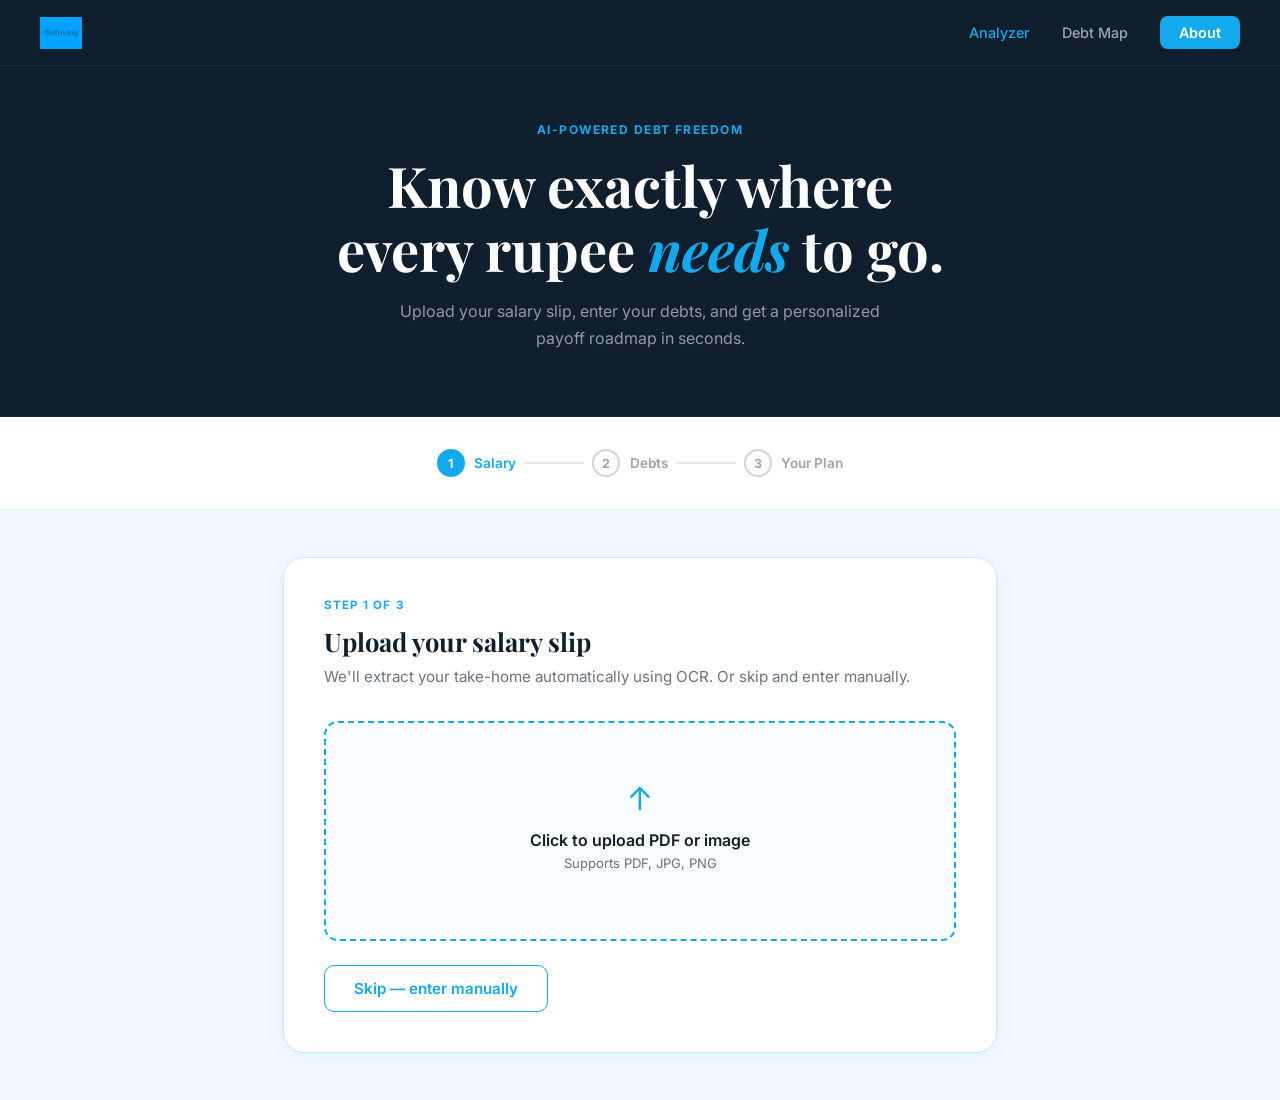
<file: templates/index.html>
<!DOCTYPE html>
<html lang="en">
<head>
  <meta charset="UTF-8" />
  <link rel="icon" type="image/png" href="/static/schwing-logo.png"/>
  <meta name="viewport" content="width=device-width, initial-scale=1.0"/>
  <title>Schwing — Debt Analyzer</title>
  <link href="https://fonts.googleapis.com/css2?family=Playfair+Display:ital,wght@0,600;0,700;1,600&family=Inter:wght@400;500;600;700&display=swap" rel="stylesheet"/>
  <style>
    *, *::before, *::after { box-sizing: border-box; margin: 0; padding: 0; }

    :root {
      --blue: #12AAED;
      --dark: #0f1f2e;
      --navy: #1a2f42;
      --card: #ffffff;
      --bg: #f0f9ff;
      --gray: #6b7280;
      --light: #e0f4fd;
      --danger: #ef4444;
      --green: #10b981;
      --border: rgba(18,170,237,0.15);
    }

    body {
      font-family: 'Inter', sans-serif;
      background: var(--bg);
      color: #1a1a2e;
      min-height: 100vh;
    }

    /* NAV */
    nav {
      position: sticky;
      top: 0;
      z-index: 100;
      background: var(--dark);
      padding: 1rem 2.5rem;
      display: flex;
      align-items: center;
      justify-content: space-between;
      border-bottom: 1px solid rgba(255,255,255,0.06);
    }

    .nav-logo {
      display: flex;
      align-items: center;
      gap: 0.5rem;
      text-decoration: none;
    }

    .nav-logo img { height: 32px; }

    .nav-logo-text {
      font-family: 'Playfair Display', serif;
      font-size: 1.4rem;
      color: white;
    }

    .nav-links { display: flex; align-items: center; gap: 2rem; }

    .nav-links a {
      text-decoration: none;
      color: rgba(255,255,255,0.6);
      font-size: 0.9rem;
      font-weight: 500;
      transition: color 0.2s;
    }

    .nav-links a:hover, .nav-links a.active { color: var(--blue); }

    .nav-btn {
      background: var(--blue);
      color: white !important;
      padding: 0.5rem 1.2rem;
      border-radius: 8px;
      font-weight: 600 !important;
    }

    /* HERO STRIP */
    .hero-strip {
      background: var(--dark);
      padding: 3.5rem 2.5rem 4rem;
      text-align: center;
      border-bottom: 1px solid rgba(255,255,255,0.06);
    }

    .hero-strip .label {
      font-size: 0.75rem;
      font-weight: 700;
      letter-spacing: 0.12em;
      text-transform: uppercase;
      color: var(--blue);
      margin-bottom: 1rem;
    }

    .hero-strip h1 {
      font-family: 'Playfair Display', serif;
      font-size: clamp(2.2rem, 5vw, 3.5rem);
      color: white;
      line-height: 1.15;
      margin-bottom: 1rem;
    }

    .hero-strip h1 em { color: var(--blue); font-style: italic; }

    .hero-strip p {
      color: rgba(255,255,255,0.55);
      font-size: 1rem;
      max-width: 480px;
      margin: 0 auto;
      line-height: 1.7;
    }

    /* STEP INDICATOR */
    .steps-indicator {
      display: flex;
      align-items: center;
      justify-content: center;
      gap: 0;
      padding: 2rem 2.5rem;
      background: white;
      border-bottom: 1px solid var(--border);
    }

    .step-dot {
      display: flex;
      align-items: center;
      gap: 0.6rem;
      font-size: 0.85rem;
      font-weight: 600;
      color: #9ca3af;
      transition: color 0.3s;
    }

    .step-dot.active { color: var(--blue); }
    .step-dot.done { color: var(--green); }

    .step-circle {
      width: 28px;
      height: 28px;
      border-radius: 50%;
      border: 2px solid #d1d5db;
      display: flex;
      align-items: center;
      justify-content: center;
      font-size: 0.78rem;
      font-weight: 700;
      transition: all 0.3s;
      flex-shrink: 0;
    }

    .step-dot.active .step-circle {
      border-color: var(--blue);
      background: var(--blue);
      color: white;
    }

    .step-dot.done .step-circle {
      border-color: var(--green);
      background: var(--green);
      color: white;
    }

    .step-line {
      width: 60px;
      height: 2px;
      background: #e5e7eb;
      margin: 0 0.5rem;
    }

    /* MAIN */
    main {
      max-width: 760px;
      margin: 3rem auto;
      padding: 0 1.5rem;
    }

    /* CARDS */
    .card {
      background: white;
      border-radius: 20px;
      padding: 2.5rem;
      box-shadow: 0 2px 20px rgba(0,0,0,0.06), 0 0 0 1px var(--border);
      margin-bottom: 1.5rem;
    }

    .card-label {
      font-size: 0.72rem;
      font-weight: 700;
      letter-spacing: 0.1em;
      text-transform: uppercase;
      color: var(--blue);
      margin-bottom: 0.75rem;
    }

    .card h2 {
      font-family: 'Playfair Display', serif;
      font-size: 1.6rem;
      color: #0f1f2e;
      margin-bottom: 0.4rem;
    }

    .card > p {
      color: var(--gray);
      margin-bottom: 2rem;
      font-size: 0.95rem;
      line-height: 1.6;
    }

    /* UPLOAD */
    .upload-area {
      border: 2px dashed var(--blue);
      border-radius: 14px;
      padding: 3.5rem 2rem;
      text-align: center;
      cursor: pointer;
      transition: all 0.2s;
      margin-bottom: 1.5rem;
      background: #f8fcff;
    }

    .upload-area:hover {
      background: var(--light);
      border-color: #0e8fc7;
    }

    .upload-icon {
      font-size: 2rem;
      color: var(--blue);
      margin-bottom: 0.75rem;
      display: block;
    }

    .upload-label {
      font-weight: 600;
      color: #0f1f2e;
      font-size: 1rem;
      margin-bottom: 0.3rem;
    }

    .upload-sub { font-size: 0.82rem; color: var(--gray); }
    #upload-status { margin-top: 0.75rem; font-size: 0.88rem; }

    /* SALARY RESULT */
    #salary-result { margin-bottom: 1.5rem; }

    .detected-box {
      background: linear-gradient(135deg, #e0f4fd, #f0f9ff);
      border: 1px solid var(--border);
      border-radius: 12px;
      padding: 1.2rem 1.5rem;
      display: flex;
      align-items: center;
      justify-content: space-between;
      margin-bottom: 1rem;
    }

    .detected-box .detected-label { font-size: 0.85rem; color: var(--gray); }
    .detected-box .detected-value { font-size: 1.3rem; font-weight: 700; color: var(--blue); font-family: 'Playfair Display', serif; }

    label {
      font-size: 0.82rem;
      font-weight: 600;
      color: #374151;
      display: block;
      margin-bottom: 0.4rem;
      text-transform: uppercase;
      letter-spacing: 0.04em;
    }

    input[type="number"], input[type="text"] {
      border: 1.5px solid #e5e7eb;
      border-radius: 10px;
      padding: 0.75rem 1rem;
      font-size: 1rem;
      width: 100%;
      margin-bottom: 1rem;
      font-family: 'Inter', sans-serif;
      color: #0f1f2e;
      transition: border-color 0.2s;
      background: #fafafa;
    }

    input:focus { outline: none; border-color: var(--blue); background: white; }

    .step1-actions { display: flex; gap: 1rem; align-items: center; flex-wrap: wrap; }

    /* BUTTONS */
    .btn {
      background: var(--blue);
      color: white;
      border: none;
      padding: 0.85rem 2rem;
      border-radius: 10px;
      font-size: 0.95rem;
      font-weight: 600;
      cursor: pointer;
      transition: all 0.2s;
      font-family: 'Inter', sans-serif;
      letter-spacing: 0.01em;
      text-decoration: none;
      display: inline-flex;
      align-items: center;
      justify-content: center;
    }

    .btn:hover { background: #0e8fc7; transform: translateY(-1px); }

    .btn-outline {
      background: transparent;
      color: var(--blue);
      border: 1.5px solid var(--blue);
      padding: 0.82rem 1.8rem;
      border-radius: 10px;
      font-size: 0.95rem;
      font-weight: 600;
      cursor: pointer;
      font-family: 'Inter', sans-serif;
      transition: all 0.2s;
      text-decoration: none;
      display: inline-flex;
      align-items: center;
      justify-content: center;
    }

    .btn-outline:hover { background: var(--light); }

    /* DEBT ROWS */
    .debt-header {
      display: grid;
      grid-template-columns: 2fr 1.5fr 1fr 1.5fr 0.3fr;
      gap: 0.6rem;
      margin-bottom: 0.5rem;
      padding: 0 0.2rem;
    }

    .debt-header span {
      font-size: 0.72rem;
      color: var(--gray);
      font-weight: 700;
      text-transform: uppercase;
      letter-spacing: 0.06em;
    }

    .debt-row {
      display: grid;
      grid-template-columns: 2fr 1.5fr 1fr 1.5fr 0.3fr;
      gap: 0.6rem;
      margin-bottom: 0.6rem;
      align-items: center;
    }

    .debt-row input { margin-bottom: 0; }

    .remove-btn {
      background: none;
      border: none;
      color: #d1d5db;
      font-size: 1.1rem;
      cursor: pointer;
      padding: 0;
      transition: color 0.2s;
    }

    .remove-btn:hover { color: var(--danger); }

    /* LOADER */
    #loader {
      text-align: center;
      padding: 5rem 2rem;
      background: white;
      border-radius: 20px;
      box-shadow: 0 2px 20px rgba(0,0,0,0.06);
      margin-bottom: 1.5rem;
    }

    .spinner {
      width: 48px;
      height: 48px;
      border: 3px solid var(--light);
      border-top-color: var(--blue);
      border-radius: 50%;
      animation: spin 0.8s linear infinite;
      margin: 0 auto 1.2rem;
    }

    @keyframes spin { to { transform: rotate(360deg); } }

    #loader-text { color: #0f1f2e; font-weight: 600; font-size: 1rem; }
    #loader p.sub { color: var(--gray); font-size: 0.85rem; margin-top: 0.4rem; }

    /* RESULTS */
    .summary-box {
      background: linear-gradient(135deg, #0f1f2e, #1a3548);
      border-radius: 16px;
      padding: 2rem;
      margin-bottom: 2rem;
    }

    .summary-text { color: rgba(255,255,255,0.75); font-size: 0.92rem; line-height: 1.7; margin-bottom: 1.5rem; }

    .rec-text {
      color: rgba(255,255,255,0.75);
      font-size: 0.88rem;
      margin-top: 1rem;
      line-height: 1.6;
    }

    .stats-row { display: flex; gap: 1rem; flex-wrap: wrap; }

    .stat {
      background: rgba(255,255,255,0.07);
      border: 1px solid rgba(255,255,255,0.1);
      border-radius: 12px;
      padding: 1rem 1.2rem;
      flex: 1;
      min-width: 100px;
      text-align: center;
    }

    .stat .value { font-size: 1.3rem; font-weight: 700; color: var(--blue); font-family: 'Playfair Display', serif; }
    .stat .label { font-size: 0.72rem; color: rgba(255,255,255,0.5); margin-top: 0.3rem; text-transform: uppercase; letter-spacing: 0.05em; }

    .rec-pill {
      display: inline-block;
      background: rgba(18,170,237,0.15);
      border: 1px solid rgba(18,170,237,0.3);
      color: var(--blue);
      padding: 0.4rem 1rem;
      border-radius: 100px;
      font-size: 0.82rem;
      font-weight: 600;
      margin-top: 1.2rem;
    }

    /* MAP CONTAINER */
    .map-container {
      margin-bottom: 2rem;
      background: white;
      border-radius: 16px;
      padding: 1.5rem;
      border: 1px solid var(--border);
    }

    .map-container h3 {
      font-family: 'Playfair Display', serif;
      color: #0f1f2e;
      margin-bottom: 1rem;
      font-size: 1.1rem;
    }

    #debt-map {
      width: 100%;
      height: auto;
      border-radius: 10px;
      background: #f8fcff;
    }

    .step3-actions {
      display: flex;
      gap: 1rem;
      flex-wrap: wrap;
      margin-top: 0.5rem;
    }

    .hidden { display: none !important; }
  </style>
</head>
<body>

<nav>
  <a href="/" class="nav-logo">
    <img src="/static/schwing-logo.png" alt="Schwing"
         onerror="this.style.display='none'; this.nextSibling.style.display='block'"/>
    <span class="nav-logo-text" style="display:none">⟡ Schwing</span>
  </a>
  <div class="nav-links">
    <a href="/app" class="active">Analyzer</a>
    <a href="/map">Debt Map</a>
    <a href="/about" class="nav-btn">About</a>
  </div>
</nav>

<!-- HERO STRIP -->
<div class="hero-strip">
  <div class="label">AI-Powered Debt Freedom</div>
  <h1>Know exactly where<br/>every rupee <em>needs</em> to go.</h1>
  <p>Upload your salary slip, enter your debts, and get a personalized payoff roadmap in seconds.</p>
</div>

<!-- STEP INDICATOR -->
<div class="steps-indicator">
  <div class="step-dot active" id="ind-1">
    <div class="step-circle">1</div>
    <span>Salary</span>
  </div>
  <div class="step-line"></div>
  <div class="step-dot" id="ind-2">
    <div class="step-circle">2</div>
    <span>Debts</span>
  </div>
  <div class="step-line"></div>
  <div class="step-dot" id="ind-3">
    <div class="step-circle">3</div>
    <span>Your Plan</span>
  </div>
</div>

<main>

  <!-- STEP 1 -->
  <section id="step-1" class="card">
    <div class="card-label">Step 1 of 3</div>
    <h2>Upload your salary slip</h2>
    <p>We'll extract your take-home automatically using OCR. Or skip and enter manually.</p>

    <div class="upload-area" onclick="document.getElementById('file-input').click()">
      <input type="file" id="file-input" accept=".pdf,.png,.jpg,.jpeg" hidden/>
      <span class="upload-icon">↑</span>
      <div class="upload-label">Click to upload PDF or image</div>
      <div class="upload-sub">Supports PDF, JPG, PNG</div>
      <div id="upload-status"></div>
    </div>

    <div id="salary-result" class="hidden">
      <div class="detected-box">
        <div>
          <div class="detected-label">Take-home detected</div>
          <div class="detected-value" id="take-home-display"></div>
        </div>
        <span style="color:#10b981; font-size:1.4rem">✓</span>
      </div>
      <label>Correct if wrong</label>
      <input type="number" id="take-home-input" placeholder="e.g. 55000"/>
    </div>

    <div id="manual-entry" class="hidden">
      <label>Monthly take-home salary (₹)</label>
      <input type="number" id="take-home-manual" placeholder="e.g. 55000"/>
    </div>

    <div class="step1-actions">
      <button id="skip-ocr" class="btn-outline" onclick="showManualEntry()">Skip — enter manually</button>
      <button id="step1-next" class="btn hidden" onclick="goToStep2()">Continue →</button>
    </div>
  </section>

  <!-- STEP 2 -->
  <section id="step-2" class="card hidden">
    <div class="card-label">Step 2 of 3</div>
    <h2>Enter your debts</h2>
    <p>Add every EMI, credit card, or loan. The more accurate, the better your plan.</p>

    <div class="debt-header">
      <span>Debt Name</span>
      <span>Total Amount (₹)</span>
      <span>Interest %</span>
      <span>Monthly EMI (₹)</span>
      <span></span>
    </div>

    <div id="debts-list"></div>

    <div style="display:flex; gap:1rem; align-items:center; margin-top:0.5rem; flex-wrap:wrap;">
      <button class="btn-outline" onclick="addDebtRow()">+ Add Debt</button>
      <button class="btn" onclick="runAnalysis()">Generate my plan →</button>
    </div>
  </section>

  <!-- LOADER -->
  <div id="loader" class="hidden">
    <div class="spinner"></div>
    <p id="loader-text">Analyzing your debts...</p>
    <p class="sub">Schwing's AI is building your personalized roadmap</p>
  </div>

  <!-- STEP 3 -->
  <section id="step-3" class="card hidden">
    <div class="card-label">Step 3 of 3 — Your Plan</div>
    <h2>Your Debt Payoff Roadmap</h2>

    <div id="summary-box"></div>

    <div class="map-container">
      <h3>Where your money goes</h3>
      <canvas id="debt-map" width="800" height="520"></canvas>
    </div>

    <div class="step3-actions">
      <button class="btn" onclick="goToResults()">View Full Payoff Plan →</button>
      <a href="/map" class="btn-outline">🌐 View 3D Debt Map</a>
      <button class="btn-outline" onclick="exportPDF()">Download PDF Report</button>
    </div>
  </section>

</main>

<script src="/static/js/app.js"></script>
<script>
  // Step indicator sync
  function updateStepIndicator(step) {
    for (let i = 1; i <= 3; i++) {
      const el = document.getElementById(`ind-${i}`);
      el.classList.remove('active', 'done');
      if (i < step) el.classList.add('done');
      if (i === step) el.classList.add('active');
    }
  }

  const origGoToStep2 = window.goToStep2;
  window.goToStep2 = function() {
    origGoToStep2();
    if (!document.getElementById('step-2').classList.contains('hidden')) {
      updateStepIndicator(2);
    }
  };

  const origRunAnalysis = window.runAnalysis;
  window.runAnalysis = async function() {
    await origRunAnalysis();
    if (!document.getElementById('step-3').classList.contains('hidden')) {
      updateStepIndicator(3);
    }
  };
</script>
</body>
</html>
</file>
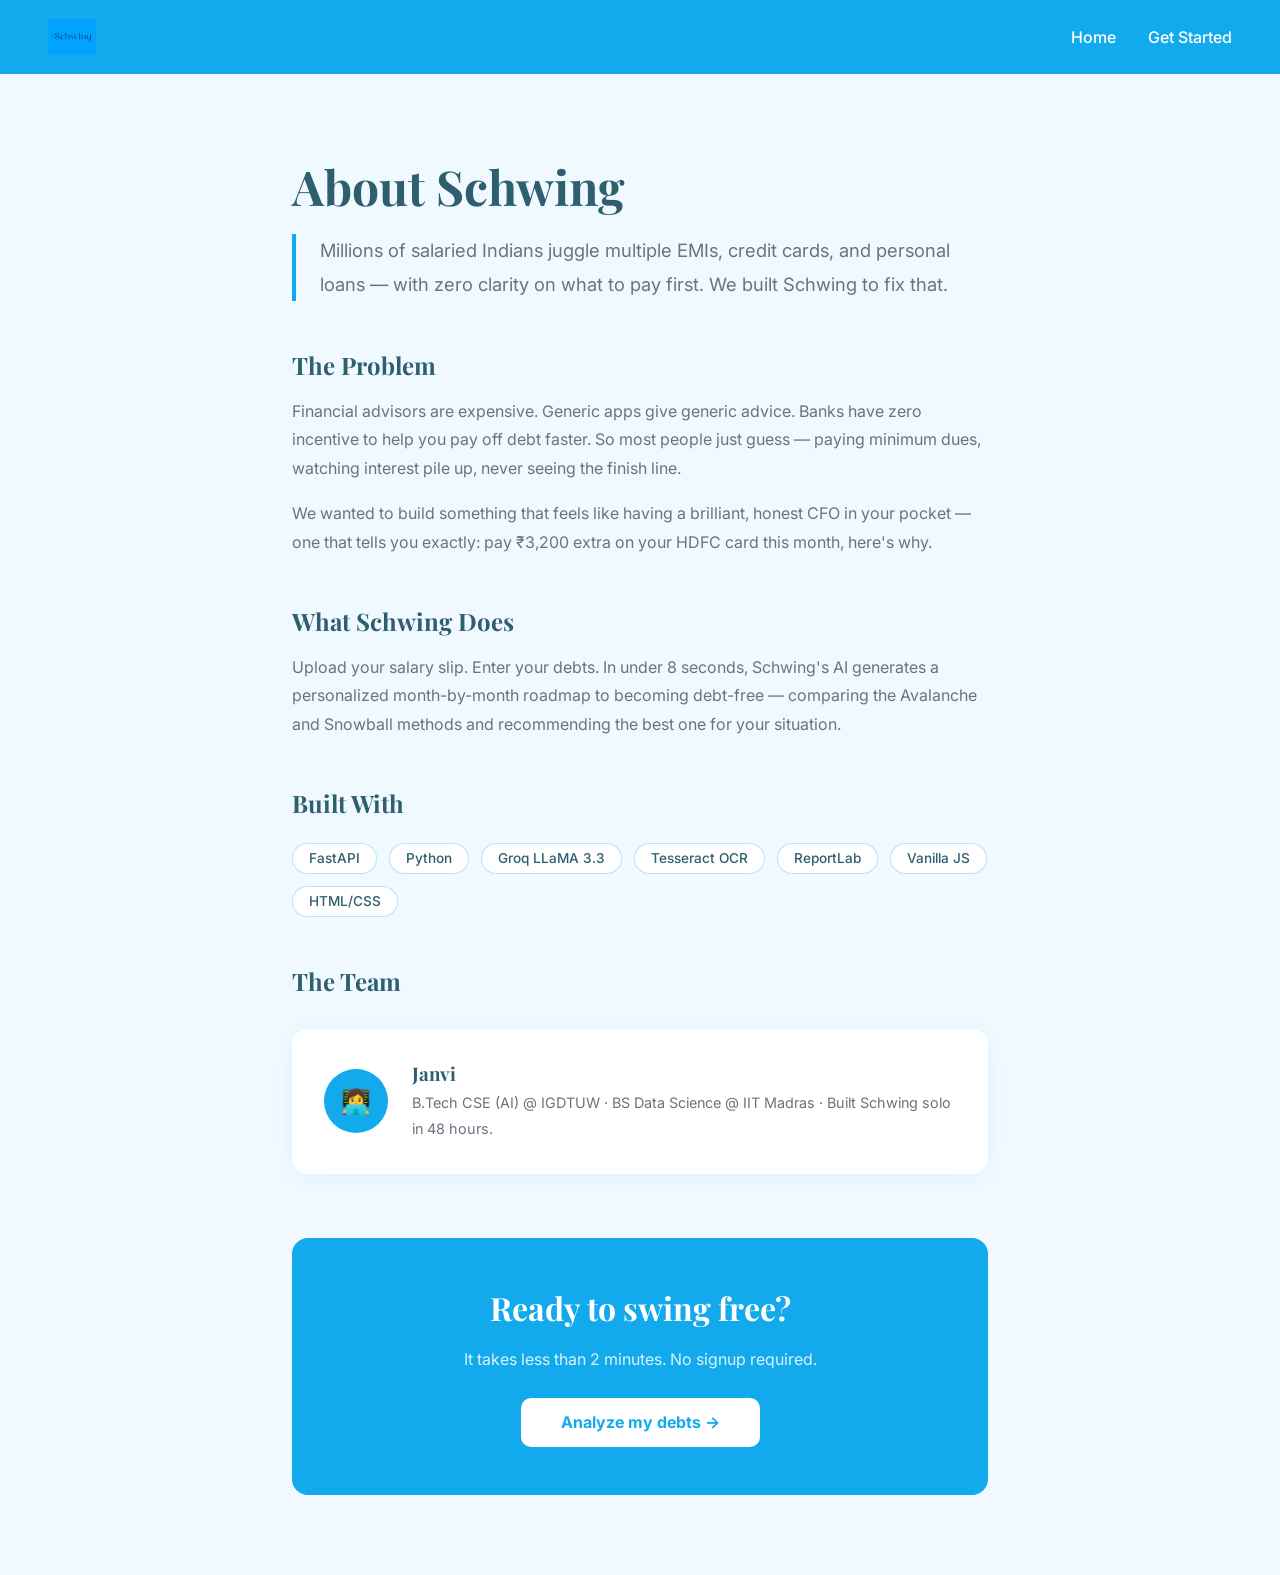
<file: templates/about.html>
<!DOCTYPE html>
<html lang="en">
<head>
  <meta charset="UTF-8"/>
  <meta name="viewport" content="width=device-width, initial-scale=1.0"/>
  <title>About — Schwing</title>
  <link rel="icon" type="image/png" href="/static/schwing-logo.png"/>
  <link href="https://fonts.googleapis.com/css2?family=Playfair+Display:ital,wght@0,600;0,700;1,600&family=Inter:wght@400;500;600&display=swap" rel="stylesheet"/>
  <style>
    *, *::before, *::after { box-sizing: border-box; margin: 0; padding: 0; }
    :root { --blue: #12AAED; --dark: #2D5F6E; --bg: #f0f9ff; --white: #fff; --gray: #6b7280; }

    body { font-family: 'Inter', sans-serif; background: var(--bg); color: #1a1a2e; }

    nav {
      background: var(--blue);
      padding: 1.2rem 3rem;
      display: flex;
      align-items: center;
      justify-content: space-between;
    }

    .nav-logo {
      font-family: 'Playfair Display', serif;
      font-size: 1.6rem;
      color: var(--dark);
      text-decoration: none;
      display: flex; align-items: center; gap: 0.5rem;
    }

    .nav-logo img { height: 36px; }
    .nav-links { display: flex; gap: 2rem; }
    .nav-links a { color: white; text-decoration: none; font-weight: 500; }

    .page { max-width: 760px; margin: 5rem auto; padding: 0 2rem; }

    .page h1 {
      font-family: 'Playfair Display', serif;
      font-size: 3rem;
      color: var(--dark);
      margin-bottom: 1rem;
    }

    .page .lead {
      font-size: 1.15rem;
      color: var(--gray);
      line-height: 1.8;
      margin-bottom: 3rem;
      border-left: 4px solid var(--blue);
      padding-left: 1.5rem;
    }

    .section-title {
      font-family: 'Playfair Display', serif;
      font-size: 1.5rem;
      color: var(--dark);
      margin-bottom: 1rem;
      margin-top: 3rem;
    }

    p { color: var(--gray); line-height: 1.8; margin-bottom: 1rem; }

    .team-card {
      background: white;
      border-radius: 16px;
      padding: 2rem;
      margin-top: 2rem;
      display: flex;
      align-items: center;
      gap: 1.5rem;
      box-shadow: 0 4px 20px rgba(18,170,237,0.08);
    }

    .avatar {
      width: 64px; height: 64px;
      background: var(--blue);
      border-radius: 50%;
      display: flex; align-items: center; justify-content: center;
      font-size: 1.5rem;
      flex-shrink: 0;
    }

    .team-info h3 { font-family: 'Playfair Display', serif; color: var(--dark); margin-bottom: 0.3rem; }
    .team-info p { margin: 0; font-size: 0.9rem; }

    .tech-stack {
      display: flex; flex-wrap: wrap; gap: 0.75rem; margin-top: 1.5rem;
    }

    .tech-tag {
      background: white;
      border: 1.5px solid rgba(18,170,237,0.3);
      color: var(--dark);
      padding: 0.4rem 1rem;
      border-radius: 100px;
      font-size: 0.85rem;
      font-weight: 500;
    }

    .cta-box {
      background: var(--blue);
      border-radius: 16px;
      padding: 3rem;
      text-align: center;
      margin-top: 4rem;
      margin-bottom: 4rem;
    }

    .cta-box h2 { font-family: 'Playfair Display', serif; color: white; margin-bottom: 1rem; font-size: 2rem; }
    .cta-box p { color: rgba(255,255,255,0.85); margin-bottom: 1.5rem; }

    .btn {
      background: white;
      color: var(--blue);
      padding: 0.9rem 2.5rem;
      border-radius: 10px;
      font-weight: 700;
      text-decoration: none;
      font-size: 1rem;
      display: inline-block;
    }
  </style>
</head>
<body>

<nav>
  <a href="/" class="nav-logo">
    <img src="/static/schwing-logo.png" alt="Schwing" onerror="this.style.display='none'; this.nextSibling.style.display='inline'"/>
    <span style="display:none">⟡Schwing</span>
  </a>
  <div class="nav-links">
    <a href="/">Home</a>
    <a href="/app">Get Started</a>
  </div>
</nav>

<div class="page">
  <h1>About Schwing</h1>
  <p class="lead">Millions of salaried Indians juggle multiple EMIs, credit cards, and personal loans — with zero clarity on what to pay first. We built Schwing to fix that.</p>

  <h2 class="section-title">The Problem</h2>
  <p>Financial advisors are expensive. Generic apps give generic advice. Banks have zero incentive to help you pay off debt faster. So most people just guess — paying minimum dues, watching interest pile up, never seeing the finish line.</p>
  <p>We wanted to build something that feels like having a brilliant, honest CFO in your pocket — one that tells you exactly: pay ₹3,200 extra on your HDFC card this month, here's why.</p>

  <h2 class="section-title">What Schwing Does</h2>
  <p>Upload your salary slip. Enter your debts. In under 8 seconds, Schwing's AI generates a personalized month-by-month roadmap to becoming debt-free — comparing the Avalanche and Snowball methods and recommending the best one for your situation.</p>

  <h2 class="section-title">Built With</h2>
  <div class="tech-stack">
    <span class="tech-tag">FastAPI</span>
    <span class="tech-tag">Python</span>
    <span class="tech-tag">Groq LLaMA 3.3</span>
    <span class="tech-tag">Tesseract OCR</span>
    <span class="tech-tag">ReportLab</span>
    <span class="tech-tag">Vanilla JS</span>
    <span class="tech-tag">HTML/CSS</span>
  </div>

  <h2 class="section-title">The Team</h2>
  <div class="team-card">
    <div class="avatar">👩‍💻</div>
    <div class="team-info">
      <h3>Janvi</h3>
      <p>B.Tech CSE (AI) @ IGDTUW · BS Data Science @ IIT Madras · Built Schwing solo in 48 hours.</p>
    </div>
  </div>

  <div class="cta-box">
    <h2>Ready to swing free?</h2>
    <p>It takes less than 2 minutes. No signup required.</p>
    <a href="/app" class="btn">Analyze my debts →</a>
  </div>
</div>

</body>
</html>
</file>
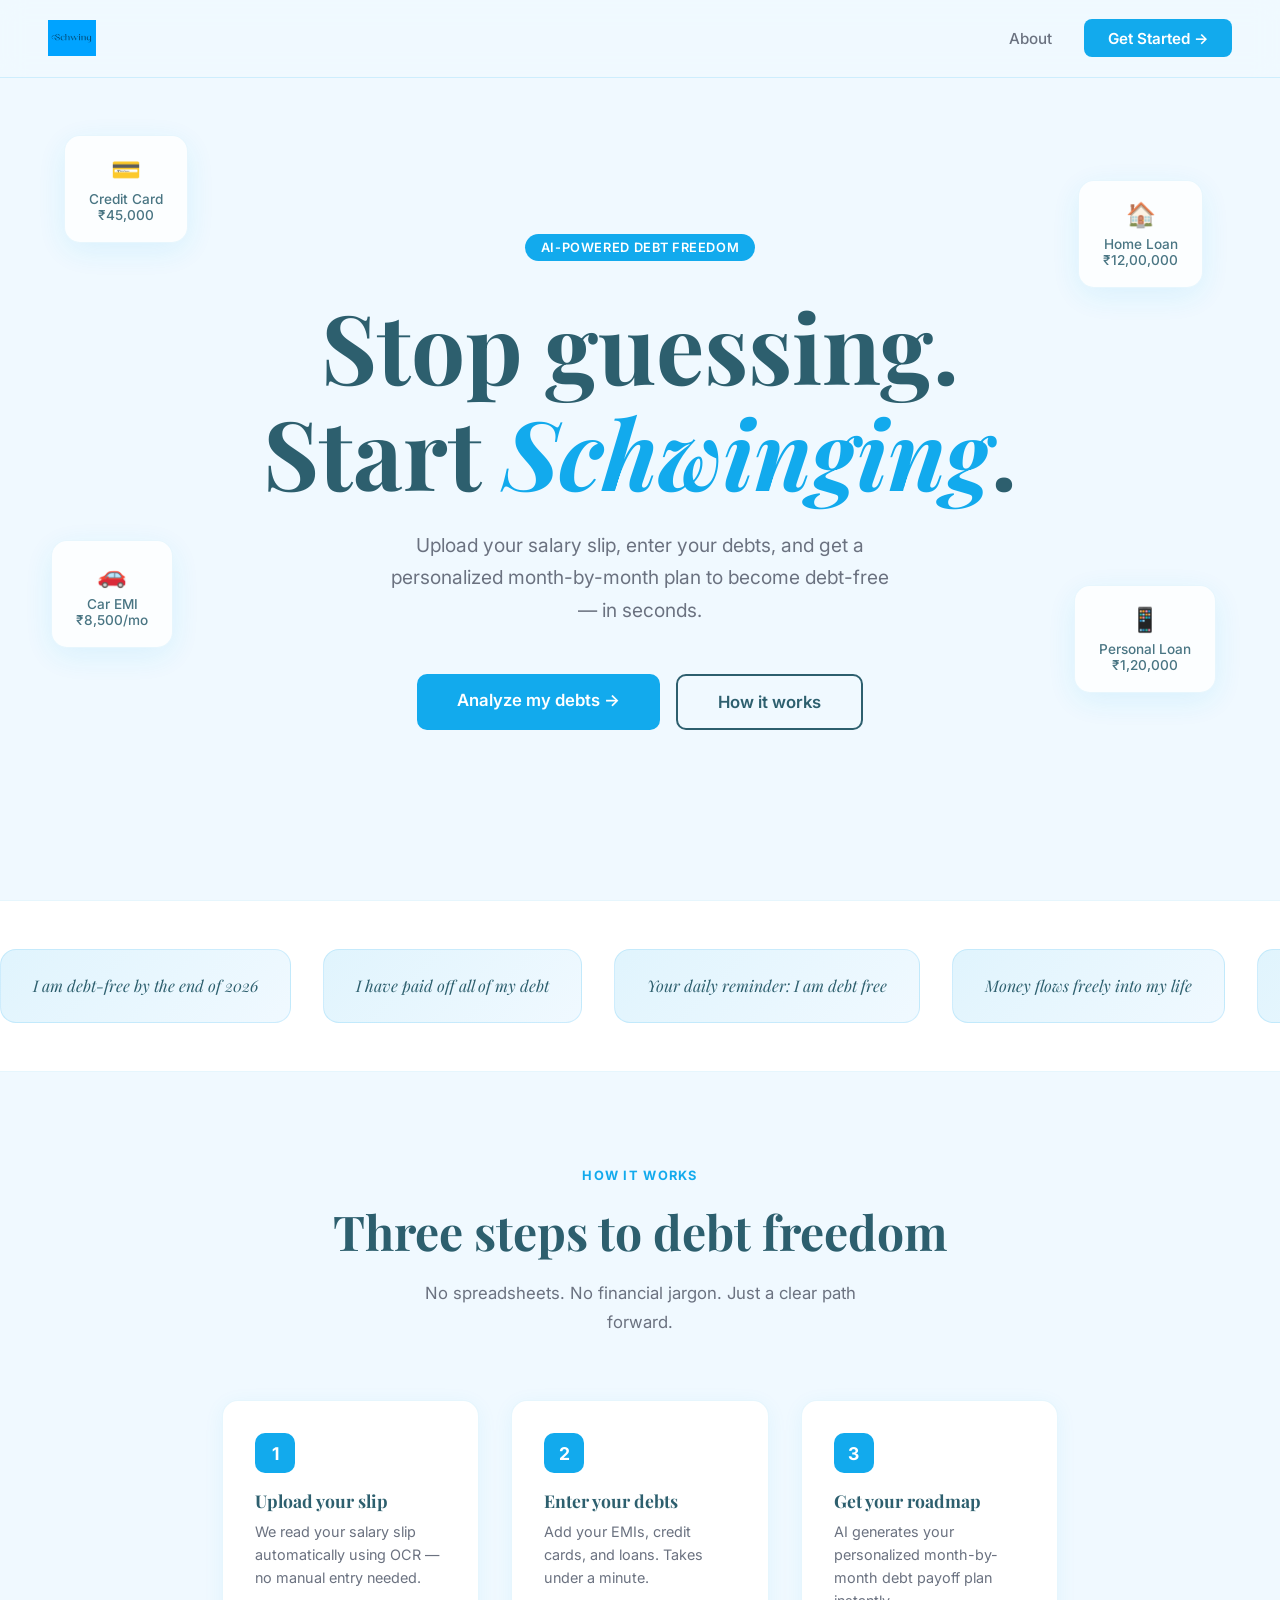
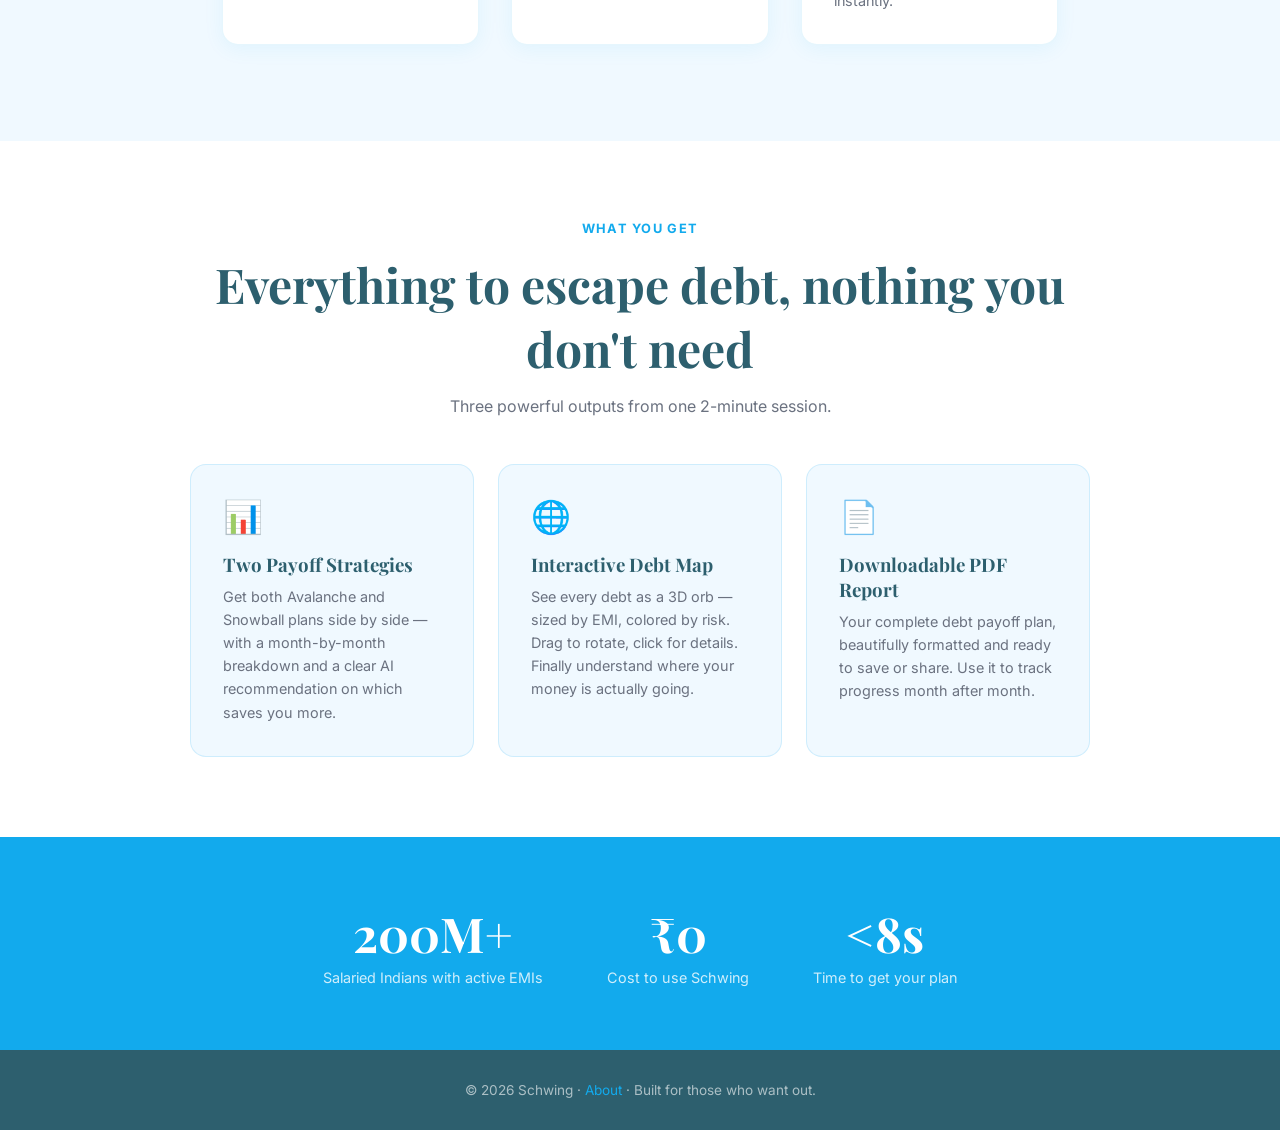
<file: templates/landing.html>
<!DOCTYPE html>
<html lang="en">
<head>
  <meta charset="UTF-8"/>
  <link rel="icon" type="image/png" href="/static/schwing-logo.png"/>
  <meta name="viewport" content="width=device-width, initial-scale=1.0"/>
  <title>Schwing — Get out of debt. For real.</title>
  <link href="https://fonts.googleapis.com/css2?family=Playfair+Display:ital,wght@0,600;0,700;1,600&family=Inter:wght@400;500;600&display=swap" rel="stylesheet"/>
  <style>
    *, *::before, *::after { box-sizing: border-box; margin: 0; padding: 0; }

    :root {
      --blue: #12AAED;
      --dark: #2D5F6E;
      --bg: #f0f9ff;
      --white: #ffffff;
      --gray: #6b7280;
    }

    body {
      font-family: 'Inter', sans-serif;
      background: var(--bg);
      overflow-x: hidden;
    }

    /* NAV */
    nav {
      position: fixed;
      top: 0; left: 0; right: 0;
      z-index: 100;
      display: flex;
      align-items: center;
      justify-content: space-between;
      padding: 1.2rem 3rem;
      background: rgba(240,249,255,0.85);
      backdrop-filter: blur(12px);
      border-bottom: 1px solid rgba(18,170,237,0.15);
    }

    .nav-logo {
      font-family: 'Playfair Display', serif;
      font-size: 1.6rem;
      color: var(--dark);
      text-decoration: none;
      display: flex;
      align-items: center;
      gap: 0.5rem;
    }

    .nav-logo img {
      height: 36px;
      width: auto;
    }

    .nav-links { display: flex; gap: 2rem; align-items: center; }
    .nav-links a {
      text-decoration: none;
      color: var(--gray);
      font-weight: 500;
      font-size: 0.95rem;
      transition: color 0.2s;
    }
    .nav-links a:hover { color: var(--blue); }

    .nav-cta {
      background: var(--blue) !important;
      color: white !important;
      padding: 0.6rem 1.5rem;
      border-radius: 8px;
      font-weight: 600 !important;
    }

    /* HERO */
    .hero {
      min-height: 100vh;
      display: flex;
      flex-direction: column;
      align-items: center;
      justify-content: center;
      text-align: center;
      padding: 8rem 2rem 4rem;
      position: relative;
      overflow: hidden;
    }

    .hero-badge {
      background: var(--blue);
      color: white;
      font-size: 0.8rem;
      font-weight: 600;
      padding: 0.4rem 1rem;
      border-radius: 100px;
      margin-bottom: 2rem;
      letter-spacing: 0.05em;
      text-transform: uppercase;
    }

    .hero h1 {
      font-family: 'Playfair Display', serif;
      font-size: clamp(3rem, 8vw, 6rem);
      color: var(--dark);
      line-height: 1.1;
      margin-bottom: 1.5rem;
      max-width: 800px;
    }

    .hero h1 em {
      color: var(--blue);
      font-style: italic;
    }

    .hero p {
      font-size: 1.2rem;
      color: var(--gray);
      max-width: 520px;
      margin-bottom: 3rem;
      line-height: 1.7;
    }

    .hero-actions { display: flex; gap: 1rem; justify-content: center; flex-wrap: wrap; }

    .btn-primary {
      background: var(--blue);
      color: white;
      padding: 1rem 2.5rem;
      border-radius: 10px;
      font-size: 1.05rem;
      font-weight: 600;
      text-decoration: none;
      transition: opacity 0.2s, transform 0.2s;
      font-family: 'Inter', sans-serif;
    }

    .btn-primary:hover { opacity: 0.9; transform: translateY(-2px); }

    .btn-secondary {
      background: transparent;
      color: var(--dark);
      padding: 1rem 2.5rem;
      border-radius: 10px;
      font-size: 1.05rem;
      font-weight: 600;
      text-decoration: none;
      border: 2px solid var(--dark);
      transition: all 0.2s;
      font-family: 'Inter', sans-serif;
    }

    .btn-secondary:hover { background: var(--dark); color: white; }

    /* FLOATING CARDS */
    .floating-cards {
      position: absolute;
      width: 100%;
      height: 100%;
      top: 0; left: 0;
      pointer-events: none;
      overflow: hidden;
    }

    .float-card {
      position: absolute;
      background: white;
      border-radius: 16px;
      padding: 1.2rem 1.5rem;
      box-shadow: 0 8px 32px rgba(18,170,237,0.12);
      font-size: 0.85rem;
      color: var(--dark);
      font-weight: 500;
      animation: floatAnim linear infinite;
      opacity: 0.85;
      max-width: 200px;
      text-align: center;
      border: 1px solid rgba(18,170,237,0.1);
    }

    .float-card .card-icon { font-size: 1.5rem; margin-bottom: 0.4rem; }

    @keyframes floatAnim {
      0% { transform: translateY(0px) rotate(var(--rot)); }
      50% { transform: translateY(-20px) rotate(var(--rot)); }
      100% { transform: translateY(0px) rotate(var(--rot)); }
    }

    /* AFFIRMATION CARDS */
    .affirmation-strip {
      width: 100%;
      overflow: hidden;
      padding: 3rem 0;
      background: white;
      border-top: 1px solid rgba(18,170,237,0.1);
      border-bottom: 1px solid rgba(18,170,237,0.1);
    }

    .affirmation-track {
      display: flex;
      gap: 2rem;
      animation: scrollTrack 20s linear infinite;
      width: max-content;
    }

    .affirmation-card {
      background: linear-gradient(135deg, #e0f4fd, #f0f9ff);
      border-radius: 16px;
      padding: 1.5rem 2rem;
      min-width: 220px;
      text-align: center;
      border: 1px solid rgba(18,170,237,0.15);
    }

    .affirmation-card p {
      font-family: 'Playfair Display', serif;
      font-size: 1rem;
      color: var(--dark);
      font-style: italic;
      line-height: 1.5;
      margin: 0;
    }

    @keyframes scrollTrack {
      0% { transform: translateX(0); }
      100% { transform: translateX(-50%); }
    }

    /* HOW IT WORKS */
    .section {
      max-width: 900px;
      margin: 0 auto;
      padding: 6rem 2rem;
      text-align: center;
    }

    .section-label {
      font-size: 0.8rem;
      font-weight: 700;
      letter-spacing: 0.1em;
      text-transform: uppercase;
      color: var(--blue);
      margin-bottom: 1rem;
    }

    .section h2 {
      font-family: 'Playfair Display', serif;
      font-size: clamp(2rem, 4vw, 3rem);
      color: var(--dark);
      margin-bottom: 1rem;
    }

    .section > p {
      color: var(--gray);
      font-size: 1.05rem;
      max-width: 500px;
      margin: 0 auto 4rem;
      line-height: 1.7;
    }

    .steps {
      display: grid;
      grid-template-columns: repeat(3, 1fr);
      gap: 2rem;
      text-align: left;
    }

    .step {
      background: white;
      border-radius: 16px;
      padding: 2rem;
      box-shadow: 0 4px 20px rgba(18,170,237,0.07);
      border: 1px solid rgba(18,170,237,0.1);
    }

    .step-num {
      width: 40px;
      height: 40px;
      background: var(--blue);
      color: white;
      border-radius: 10px;
      display: flex;
      align-items: center;
      justify-content: center;
      font-weight: 700;
      font-size: 1.1rem;
      margin-bottom: 1rem;
    }

    .step h3 {
      font-family: 'Playfair Display', serif;
      color: var(--dark);
      margin-bottom: 0.5rem;
      font-size: 1.1rem;
    }

    .step p { color: var(--gray); font-size: 0.9rem; line-height: 1.6; margin: 0; }

    /* STATS */
    .stats-section {
      background: var(--blue);
      padding: 4rem 2rem;
      text-align: center;
    }

    .stats-grid {
      display: flex;
      justify-content: center;
      gap: 4rem;
      flex-wrap: wrap;
      max-width: 800px;
      margin: 0 auto;
    }

    .stat-item .value {
      font-family: 'Playfair Display', serif;
      font-size: 3rem;
      color: white;
      font-weight: 700;
    }

    .stat-item .label {
      color: rgba(255,255,255,0.8);
      font-size: 0.9rem;
      margin-top: 0.3rem;
    }

    /* FOOTER */
    footer {
      background: var(--dark);
      color: rgba(255,255,255,0.6);
      text-align: center;
      padding: 2rem;
      font-size: 0.85rem;
    }

    footer a { color: var(--blue); text-decoration: none; }

    @media (max-width: 640px) {
      .steps { grid-template-columns: 1fr; }
      nav { padding: 1rem 1.5rem; }
      .nav-links { gap: 1rem; }
    }
  </style>
</head>
<body>

<nav>
  <a href="/" class="nav-logo">
    <img src="/static/schwing-logo.png" alt="Schwing" onerror="this.style.display='none'; this.nextSibling.style.display='inline'"/>
    <span style="display:none">⟡Schwing</span>
  </a>
  <div class="nav-links">
    <a href="/about">About</a>
    <a href="/app" class="nav-cta">Get Started →</a>
  </div>
</nav>

<!-- FLOATING CARDS -->
<div class="floating-cards">
  <div class="float-card" style="top:15%; left:5%; --rot:-3deg; animation-duration:6s; animation-delay:0s">
    <div class="card-icon">💳</div>
    Credit Card<br/>₹45,000
  </div>
  <div class="float-card" style="top:20%; right:6%; --rot:4deg; animation-duration:7s; animation-delay:1s">
    <div class="card-icon">🏠</div>
    Home Loan<br/>₹12,00,000
  </div>
  <div class="float-card" style="top:60%; left:4%; --rot:-2deg; animation-duration:8s; animation-delay:2s">
    <div class="card-icon">🚗</div>
    Car EMI<br/>₹8,500/mo
  </div>
  <div class="float-card" style="top:65%; right:5%; --rot:3deg; animation-duration:6.5s; animation-delay:0.5s">
    <div class="card-icon">📱</div>
    Personal Loan<br/>₹1,20,000
  </div>
</div>

<!-- HERO -->
<section class="hero">
  <div class="hero-badge">AI-Powered Debt Freedom</div>
  <h1>Stop guessing.<br/>Start <em>Schwinging</em>.</h1>
  <p>Upload your salary slip, enter your debts, and get a personalized month-by-month plan to become debt-free — in seconds.</p>
  <div class="hero-actions">
    <a href="/app" class="btn-primary">Analyze my debts →</a>
    <a href="/about" class="btn-secondary">How it works</a>
  </div>
</section>

<!-- AFFIRMATION STRIP -->
<div class="affirmation-strip">
  <div class="affirmation-track">
    <div class="affirmation-card"><p>I am debt-free by the end of 2026</p></div>
    <div class="affirmation-card"><p>I have paid off all of my debt</p></div>
    <div class="affirmation-card"><p>Your daily reminder: I am debt free</p></div>
    <div class="affirmation-card"><p>Money flows freely into my life</p></div>
    <div class="affirmation-card"><p>I am in control of my finances</p></div>
    <div class="affirmation-card"><p>Every rupee I earn works for me</p></div>
    <div class="affirmation-card"><p>I am debt-free by the end of 2026</p></div>
    <div class="affirmation-card"><p>I have paid off all of my debt</p></div>
    <div class="affirmation-card"><p>Your daily reminder: I am debt free</p></div>
    <div class="affirmation-card"><p>Money flows freely into my life</p></div>
    <div class="affirmation-card"><p>I am in control of my finances</p></div>
    <div class="affirmation-card"><p>Every rupee I earn works for me</p></div>
  </div>
</div>

<!-- HOW IT WORKS -->
<div class="section">
  <div class="section-label">How it works</div>
  <h2>Three steps to debt freedom</h2>
  <p>No spreadsheets. No financial jargon. Just a clear path forward.</p>
  <div class="steps">
    <div class="step">
      <div class="step-num">1</div>
      <h3>Upload your slip</h3>
      <p>We read your salary slip automatically using OCR — no manual entry needed.</p>
    </div>
    <div class="step">
      <div class="step-num">2</div>
      <h3>Enter your debts</h3>
      <p>Add your EMIs, credit cards, and loans. Takes under a minute.</p>
    </div>
    <div class="step">
      <div class="step-num">3</div>
      <h3>Get your roadmap</h3>
      <p>AI generates your personalized month-by-month debt payoff plan instantly.</p>
    </div>
  </div>
</div>

<!-- FEATURES -->
<div class="section" style="background:white; max-width:100%; padding: 5rem 2rem;">
  <div style="max-width:900px; margin:0 auto; text-align:center">
    <div class="section-label">What you get</div>
    <h2>Everything to escape debt, nothing you don't need</h2>
    <p style="color:#6b7280; margin-bottom:3rem">Three powerful outputs from one 2-minute session.</p>

    <div style="display:grid; grid-template-columns: repeat(3,1fr); gap:1.5rem; text-align:left">

      <div style="background:#f0f9ff; border-radius:16px; padding:2rem; border:1px solid rgba(18,170,237,0.15)">
        <div style="font-size:2rem; margin-bottom:1rem">📊</div>
        <h3 style="font-family:'Playfair Display',serif; color:#2D5F6E; margin-bottom:0.5rem">Two Payoff Strategies</h3>
        <p style="color:#6b7280; font-size:0.9rem; line-height:1.6; margin:0">Get both Avalanche and Snowball plans side by side — with a month-by-month breakdown and a clear AI recommendation on which saves you more.</p>
      </div>

      <div style="background:#f0f9ff; border-radius:16px; padding:2rem; border:1px solid rgba(18,170,237,0.15)">
        <div style="font-size:2rem; margin-bottom:1rem">🌐</div>
        <h3 style="font-family:'Playfair Display',serif; color:#2D5F6E; margin-bottom:0.5rem">Interactive Debt Map</h3>
        <p style="color:#6b7280; font-size:0.9rem; line-height:1.6; margin:0">See every debt as a 3D orb — sized by EMI, colored by risk. Drag to rotate, click for details. Finally understand where your money is actually going.</p>
      </div>

      <div style="background:#f0f9ff; border-radius:16px; padding:2rem; border:1px solid rgba(18,170,237,0.15)">
        <div style="font-size:2rem; margin-bottom:1rem">📄</div>
        <h3 style="font-family:'Playfair Display',serif; color:#2D5F6E; margin-bottom:0.5rem">Downloadable PDF Report</h3>
        <p style="color:#6b7280; font-size:0.9rem; line-height:1.6; margin:0">Your complete debt payoff plan, beautifully formatted and ready to save or share. Use it to track progress month after month.</p>
      </div>

    </div>
  </div>
</div>

<!-- STATS -->
<div class="stats-section">
  <div class="stats-grid">
    <div class="stat-item"><div class="value">200M+</div><div class="label">Salaried Indians with active EMIs</div></div>
    <div class="stat-item"><div class="value">₹0</div><div class="label">Cost to use Schwing</div></div>
    <div class="stat-item"><div class="value">&lt;8s</div><div class="label">Time to get your plan</div></div>
  </div>
</div>

<footer>
  <p>© 2026 Schwing · <a href="/about">About</a> · Built for those who want out.</p>
</footer>

</body>
</html>
</file>
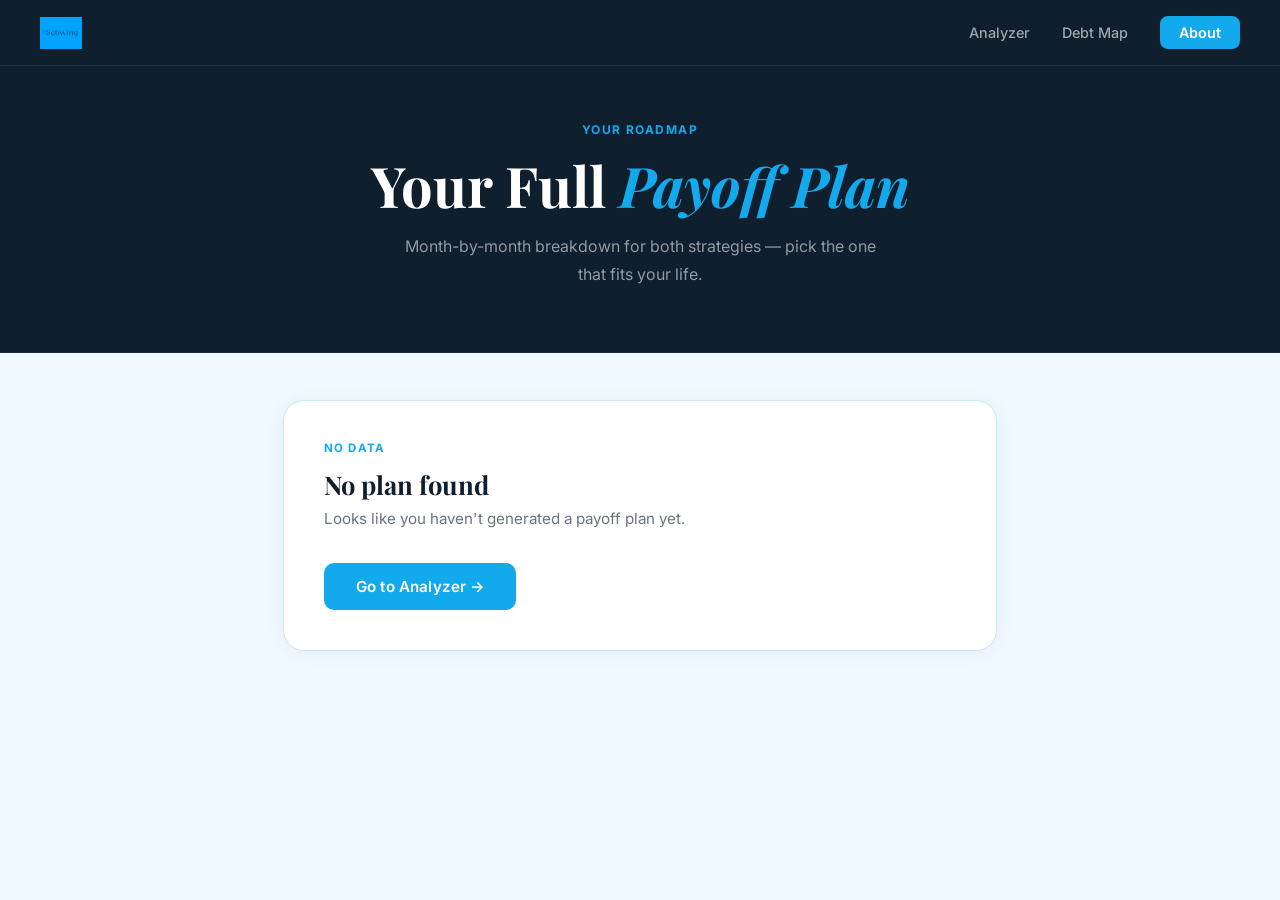
<file: templates/results.html>
<!DOCTYPE html>
<html lang="en">
<head>
  <meta charset="UTF-8" />
  <link rel="icon" type="image/png" href="/static/schwing-logo.png"/>
  <meta name="viewport" content="width=device-width, initial-scale=1.0"/>
  <title>Schwing — Your Payoff Plan</title>
  <link href="https://fonts.googleapis.com/css2?family=Playfair+Display:ital,wght@0,600;0,700;1,600&family=Inter:wght@400;500;600;700&display=swap" rel="stylesheet"/>
  <style>
    *, *::before, *::after { box-sizing: border-box; margin: 0; padding: 0; }

    :root {
      --blue: #12AAED;
      --dark: #0f1f2e;
      --navy: #1a2f42;
      --card: #ffffff;
      --bg: #f0f9ff;
      --gray: #6b7280;
      --light: #e0f4fd;
      --danger: #ef4444;
      --green: #10b981;
      --border: rgba(18,170,237,0.15);
    }

    body {
      font-family: 'Inter', sans-serif;
      background: var(--bg);
      color: #1a1a2e;
      min-height: 100vh;
    }

    /* NAV */
    nav {
      position: sticky;
      top: 0;
      z-index: 100;
      background: var(--dark);
      padding: 1rem 2.5rem;
      display: flex;
      align-items: center;
      justify-content: space-between;
      border-bottom: 1px solid rgba(255,255,255,0.06);
    }

    .nav-logo {
      display: flex;
      align-items: center;
      gap: 0.5rem;
      text-decoration: none;
    }

    .nav-logo img { height: 32px; }

    .nav-logo-text {
      font-family: 'Playfair Display', serif;
      font-size: 1.4rem;
      color: white;
    }

    .nav-links { display: flex; align-items: center; gap: 2rem; }

    .nav-links a {
      text-decoration: none;
      color: rgba(255,255,255,0.6);
      font-size: 0.9rem;
      font-weight: 500;
      transition: color 0.2s;
    }

    .nav-links a:hover, .nav-links a.active { color: var(--blue); }

    .nav-btn {
      background: var(--blue);
      color: white !important;
      padding: 0.5rem 1.2rem;
      border-radius: 8px;
      font-weight: 600 !important;
    }

    /* HERO STRIP */
    .hero-strip {
      background: var(--dark);
      padding: 3.5rem 2.5rem 4rem;
      text-align: center;
      border-bottom: 1px solid rgba(255,255,255,0.06);
    }

    .hero-strip .label {
      font-size: 0.75rem;
      font-weight: 700;
      letter-spacing: 0.12em;
      text-transform: uppercase;
      color: var(--blue);
      margin-bottom: 1rem;
    }

    .hero-strip h1 {
      font-family: 'Playfair Display', serif;
      font-size: clamp(2.2rem, 5vw, 3.5rem);
      color: white;
      line-height: 1.15;
      margin-bottom: 1rem;
    }

    .hero-strip h1 em { color: var(--blue); font-style: italic; }

    .hero-strip p {
      color: rgba(255,255,255,0.55);
      font-size: 1rem;
      max-width: 480px;
      margin: 0 auto;
      line-height: 1.7;
    }

    /* MAIN */
    main {
      max-width: 760px;
      margin: 3rem auto;
      padding: 0 1.5rem;
    }

    /* CARDS */
    .card {
      background: white;
      border-radius: 20px;
      padding: 2.5rem;
      box-shadow: 0 2px 20px rgba(0,0,0,0.06), 0 0 0 1px var(--border);
      margin-bottom: 1.5rem;
    }

    .card-label {
      font-size: 0.72rem;
      font-weight: 700;
      letter-spacing: 0.1em;
      text-transform: uppercase;
      color: var(--blue);
      margin-bottom: 0.75rem;
    }

    .card h2 {
      font-family: 'Playfair Display', serif;
      font-size: 1.6rem;
      color: #0f1f2e;
      margin-bottom: 0.4rem;
    }

    .card > p {
      color: var(--gray);
      margin-bottom: 2rem;
      font-size: 0.95rem;
      line-height: 1.6;
    }

    /* BUTTONS */
    .btn {
      background: var(--blue);
      color: white;
      border: none;
      padding: 0.85rem 2rem;
      border-radius: 10px;
      font-size: 0.95rem;
      font-weight: 600;
      cursor: pointer;
      transition: all 0.2s;
      font-family: 'Inter', sans-serif;
      letter-spacing: 0.01em;
      text-decoration: none;
      display: inline-flex;
      align-items: center;
      justify-content: center;
    }

    .btn:hover { background: #0e8fc7; transform: translateY(-1px); }

    .btn-outline {
      background: transparent;
      color: var(--blue);
      border: 1.5px solid var(--blue);
      padding: 0.82rem 1.8rem;
      border-radius: 10px;
      font-size: 0.95rem;
      font-weight: 600;
      cursor: pointer;
      font-family: 'Inter', sans-serif;
      transition: all 0.2s;
      text-decoration: none;
      display: inline-flex;
      align-items: center;
      justify-content: center;
    }

    .btn-outline:hover { background: var(--light); }

    /* SUMMARY BOX (for empty-state styling parity, not used heavily here) */
    .summary-box {
      background: linear-gradient(135deg, #0f1f2e, #1a3548);
      border-radius: 16px;
      padding: 2rem;
      margin-bottom: 2rem;
    }

    .summary-text { color: rgba(255,255,255,0.75); font-size: 0.92rem; line-height: 1.7; margin-bottom: 1.5rem; }

    .stats-row { display: flex; gap: 1rem; flex-wrap: wrap; }

    .stat {
      background: rgba(255,255,255,0.07);
      border: 1px solid rgba(255,255,255,0.1);
      border-radius: 12px;
      padding: 1rem 1.2rem;
      flex: 1;
      min-width: 100px;
      text-align: center;
    }

    .stat .value { font-size: 1.3rem; font-weight: 700; color: var(--blue); font-family: 'Playfair Display', serif; }
    .stat .label { font-size: 0.72rem; color: rgba(255,255,255,0.5); margin-top: 0.3rem; text-transform: uppercase; letter-spacing: 0.05em; }

    .rec-text {
      color: rgba(255,255,255,0.75);
      font-size: 0.88rem;
      margin-top: 1rem;
      line-height: 1.6;
    }

    /* TABS */
    .tabs { display: flex; gap: 0.75rem; margin-bottom: 1.5rem; }

    .tab {
      padding: 0.65rem 1.5rem;
      border-radius: 10px;
      border: 1.5px solid #e5e7eb;
      background: transparent;
      color: var(--gray);
      font-weight: 600;
      cursor: pointer;
      font-family: 'Inter', sans-serif;
      font-size: 0.9rem;
      transition: all 0.2s;
    }

    .tab:hover { border-color: var(--blue); color: var(--blue); }
    .tab.active { background: var(--dark); border-color: var(--dark); color: white; }

    /* STRATEGY META + TABLE */
    .strategy-meta {
      display: flex;
      gap: 1rem;
      margin-bottom: 1.2rem;
      flex-wrap: wrap;
    }

    .meta-pill {
      background: #f3f4f6;
      border-radius: 8px;
      padding: 0.5rem 1rem;
      font-size: 0.84rem;
      color: #374151;
    }

    .meta-pill strong { color: #0f1f2e; }

    .plan-table {
      width: 100%;
      border-collapse: collapse;
      font-size: 0.88rem;
      margin-bottom: 1.5rem;
    }

    .plan-table th {
      background: var(--dark);
      color: rgba(255,255,255,0.8);
      padding: 0.75rem 1rem;
      text-align: left;
      font-weight: 600;
      font-size: 0.78rem;
      text-transform: uppercase;
      letter-spacing: 0.05em;
    }

    .plan-table th:first-child { border-radius: 8px 0 0 0; }
    .plan-table th:last-child { border-radius: 0 8px 0 0; }

    .plan-table td {
      padding: 0.75rem 1rem;
      border-bottom: 1px solid #f3f4f6;
      color: #374151;
    }

    .plan-table tr:nth-child(even) td { background: #f9fafb; }
    .plan-table tr:last-child td { border-bottom: none; }

    .step3-actions {
      display: flex;
      gap: 1rem;
      flex-wrap: wrap;
      margin-top: 1.5rem;
    }

    .hidden { display: none !important; }
  </style>
</head>
<body>

<nav>
  <a href="/" class="nav-logo">
    <img src="/static/schwing-logo.png" alt="Schwing"
         onerror="this.style.display='none'; this.nextSibling.style.display='block'"/>
    <span class="nav-logo-text" style="display:none">⟡ Schwing</span>
  </a>
  <div class="nav-links">
    <a href="/app">Analyzer</a>
    <a href="/map">Debt Map</a>
    <a href="/about" class="nav-btn">About</a>
  </div>
</nav>

<!-- HERO STRIP -->
<div class="hero-strip">
  <div class="label">Your Roadmap</div>
  <h1>Your Full <em>Payoff Plan</em></h1>
  <p>Month-by-month breakdown for both strategies — pick the one that fits your life.</p>
</div>

<main>
  <section class="card">
    <div class="card-label">Avalanche vs Snowball</div>
    <h2>Compare your strategies</h2>
    <p>Switch between methods to see the order, total interest, and a 6-month plan.</p>

    <div class="tabs">
      <button class="tab active" onclick="showTab('avalanche', event)">🏔️ Avalanche</button>
      <button class="tab" onclick="showTab('snowball', event)">❄️ Snowball</button>
    </div>

    <div id="avalanche-content" class="tab-content"></div>
    <div id="snowball-content" class="tab-content hidden"></div>

    <div class="step3-actions">
      <a href="/app" class="btn-outline">← Back to Analyzer</a>
      <a href="/map" class="btn-outline">🌐 View 3D Debt Map</a>
      <button class="btn" onclick="exportPDF()">Download PDF Report</button>
    </div>
  </section>
</main>

<script>
  let analysisData = JSON.parse(sessionStorage.getItem('schwing_analysis') || 'null');
  let debtsData = JSON.parse(sessionStorage.getItem('schwing_debts') || '[]');
  let takeHome = parseFloat(sessionStorage.getItem('schwing_takehome') || '0');

  if (!analysisData) {
    document.querySelector('main').innerHTML = `
      <section class="card">
        <div class="card-label">No Data</div>
        <h2>No plan found</h2>
        <p>Looks like you haven't generated a payoff plan yet.</p>
        <a href="/app" class="btn">Go to Analyzer →</a>
      </section>
    `;
  } else {
    renderStrategy('avalanche', analysisData.avalanche);
    renderStrategy('snowball', analysisData.snowball);
  }

  function renderStrategy(type, s) {
    if (!s) return;
    const plan = s.monthly_plan || [];
    const rows = plan.map(m => `
      <tr>
        <td>Month ${m.month}</td>
        <td>${m.actions}</td>
        <td>₹${(m.remaining_debt || 0).toLocaleString('en-IN')}</td>
      </tr>
    `).join('');

    document.getElementById(`${type}-content`).innerHTML = `
      <div class="strategy-meta">
        <div class="meta-pill"><strong>Order:</strong> ${(s.order || []).join(' → ')}</div>
        <div class="meta-pill"><strong>Total interest:</strong> ₹${(s.total_interest_paid || 0).toLocaleString('en-IN')}</div>
        <div class="meta-pill"><strong>Debt-free in:</strong> ${s.months_to_debt_free} months</div>
      </div>
      <table class="plan-table">
        <thead><tr><th>Month</th><th>Actions</th><th>Remaining Debt</th></tr></thead>
        <tbody>${rows}</tbody>
      </table>
    `;
  }

  function showTab(type, event) {
    document.querySelectorAll('.tab').forEach(t => t.classList.remove('active'));
    document.querySelectorAll('.tab-content').forEach(c => c.classList.add('hidden'));
    event.target.classList.add('active');
    document.getElementById(`${type}-content`).classList.remove('hidden');
  }

  async function exportPDF() {
    if (!analysisData) return;
    const res = await fetch('/api/export', {
      method: 'POST',
      headers: { 'Content-Type': 'application/json' },
      body: JSON.stringify({ take_home: takeHome, debts: debtsData, analysis: analysisData })
    });

    if (res.ok) {
      const blob = await res.blob();
      const url = URL.createObjectURL(blob);
      const a = document.createElement('a');
      a.href = url;
      a.download = 'schwing_debt_plan.pdf';
      a.click();
    } else {
      alert('PDF export failed.');
    }
  }
</script>
</body>
</html>
</file>
